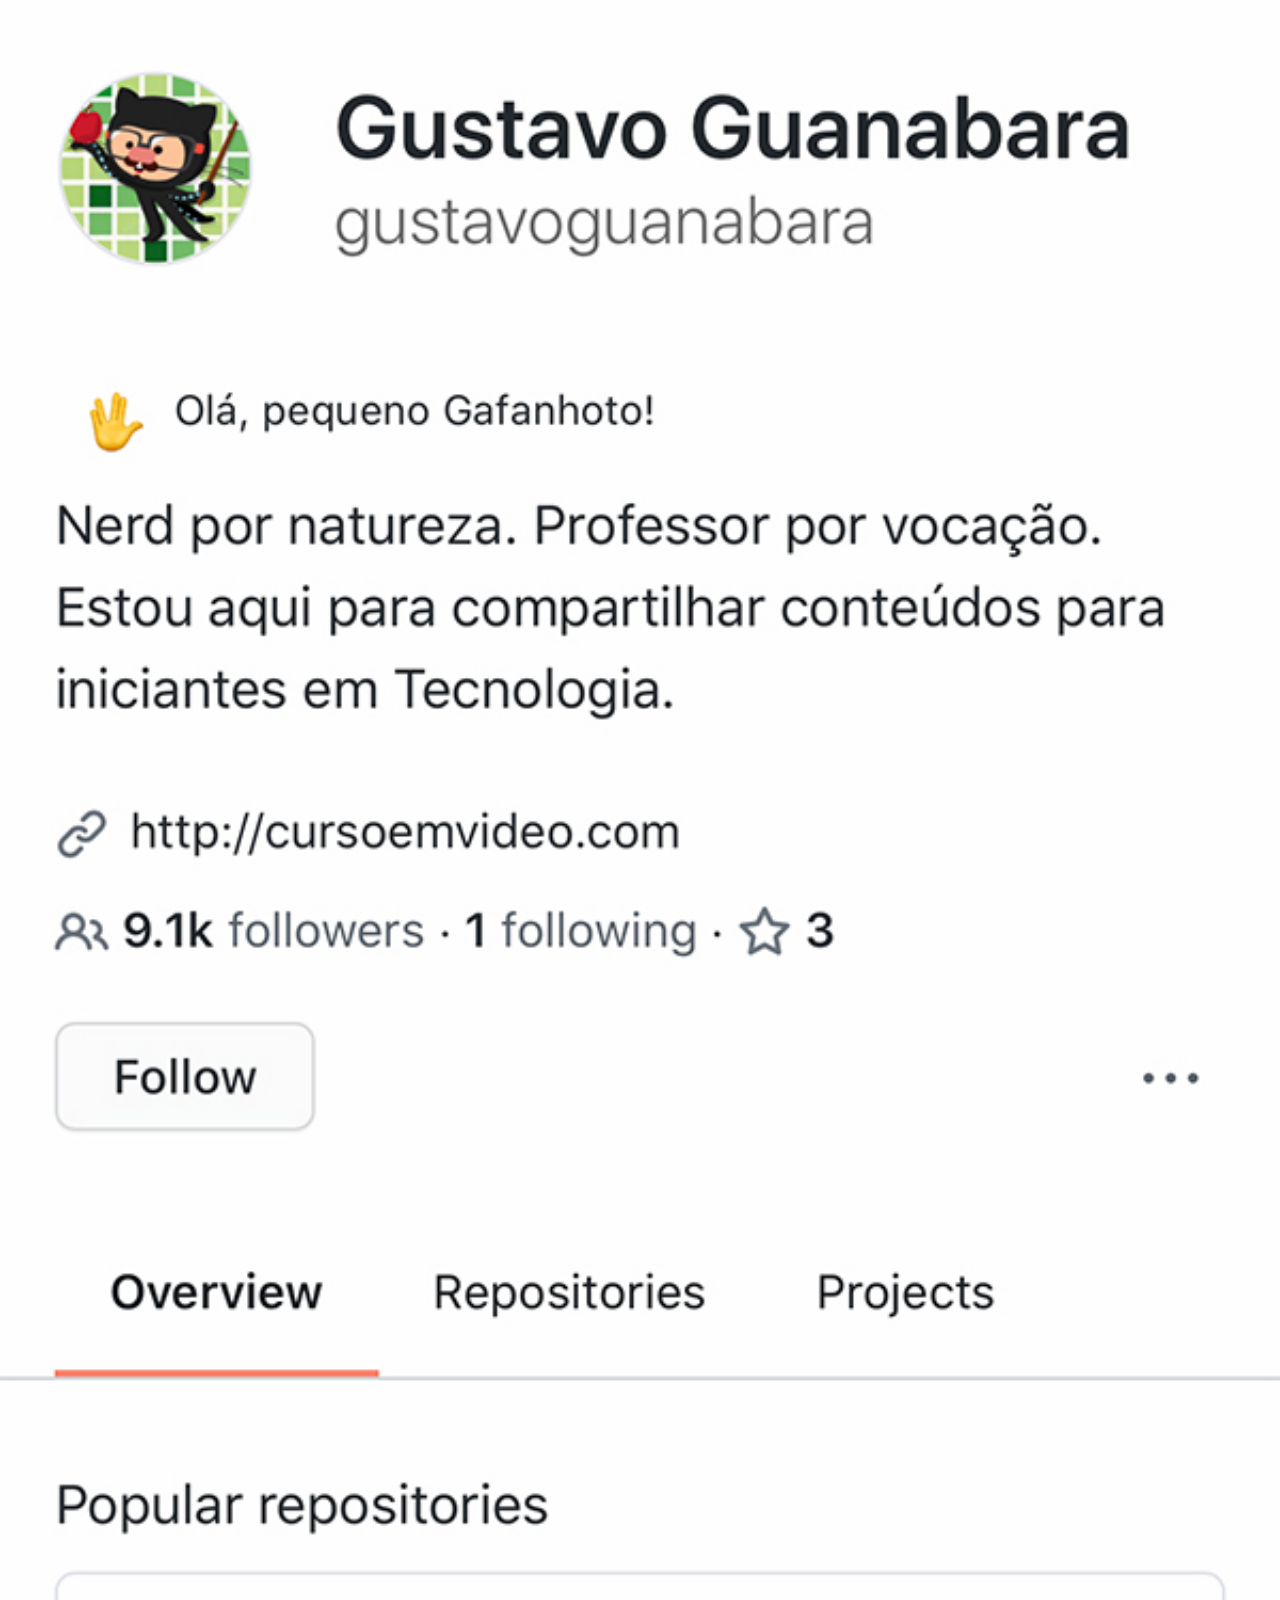
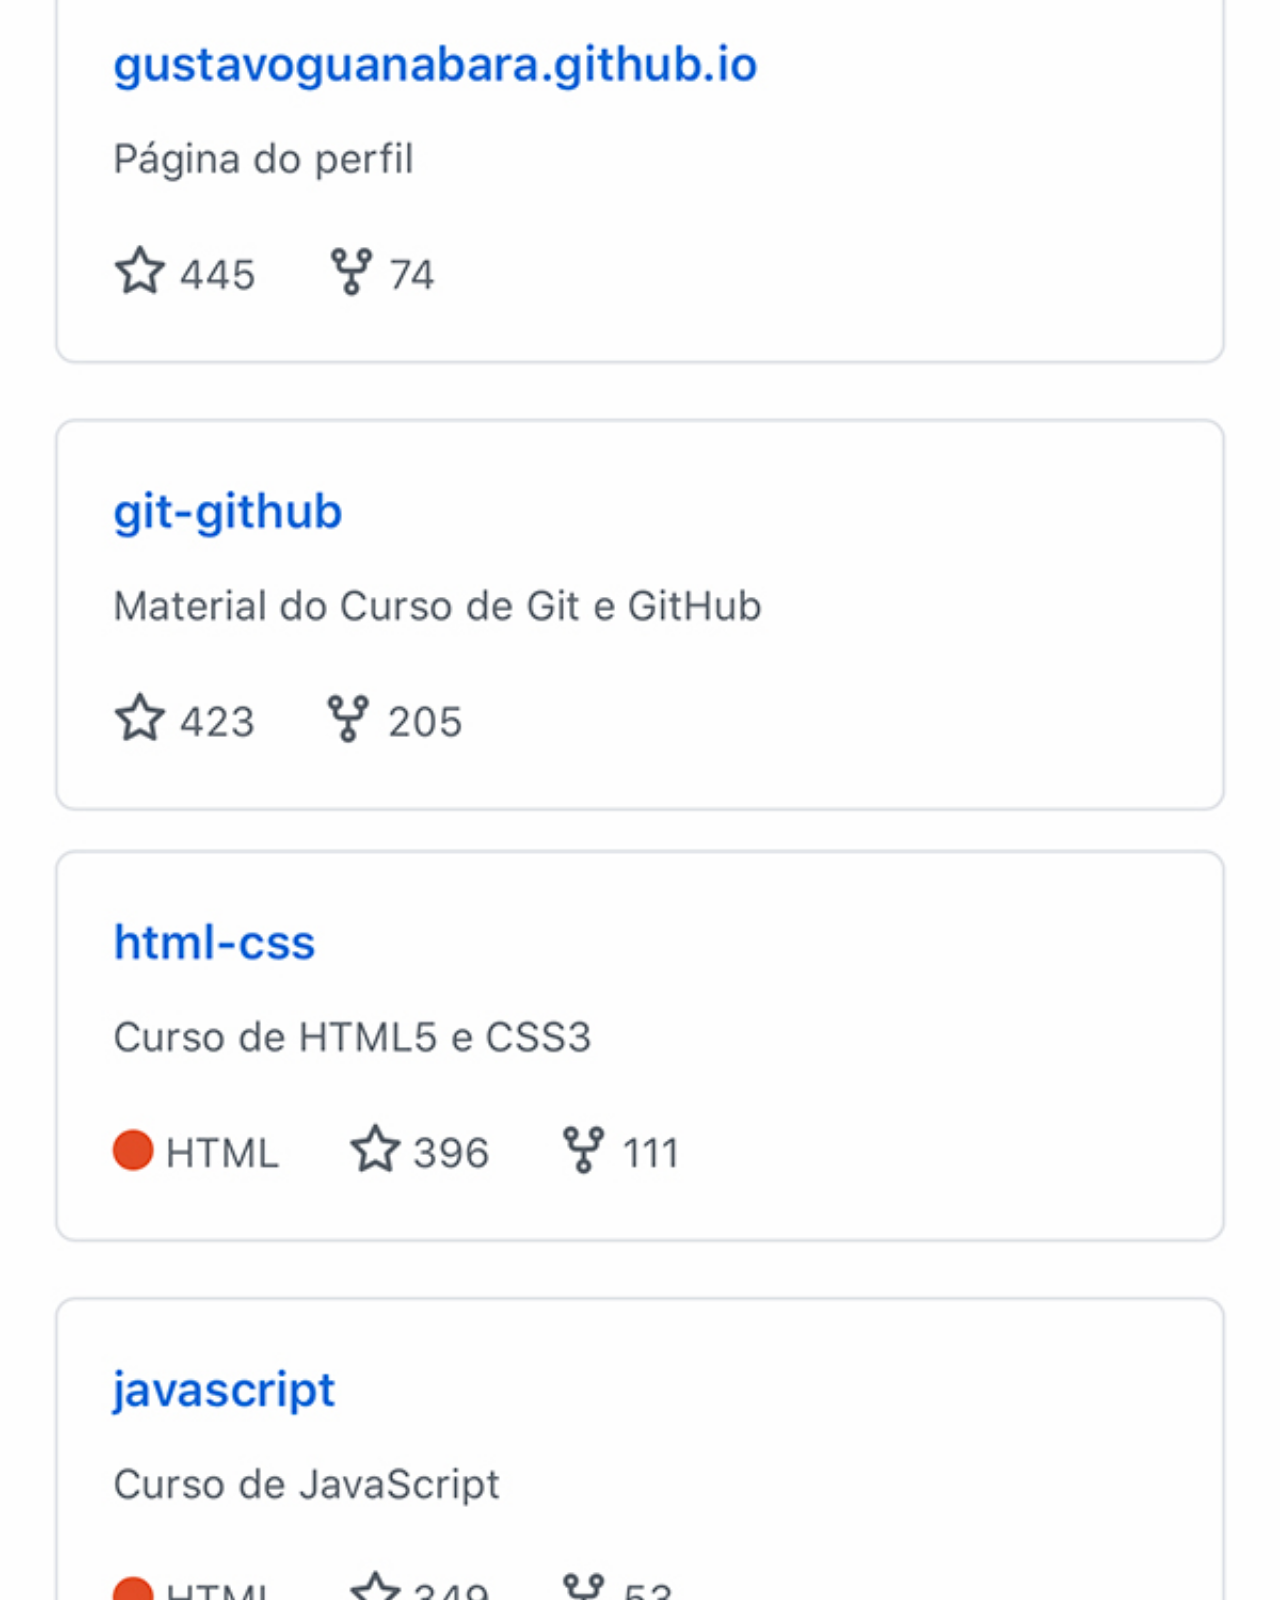
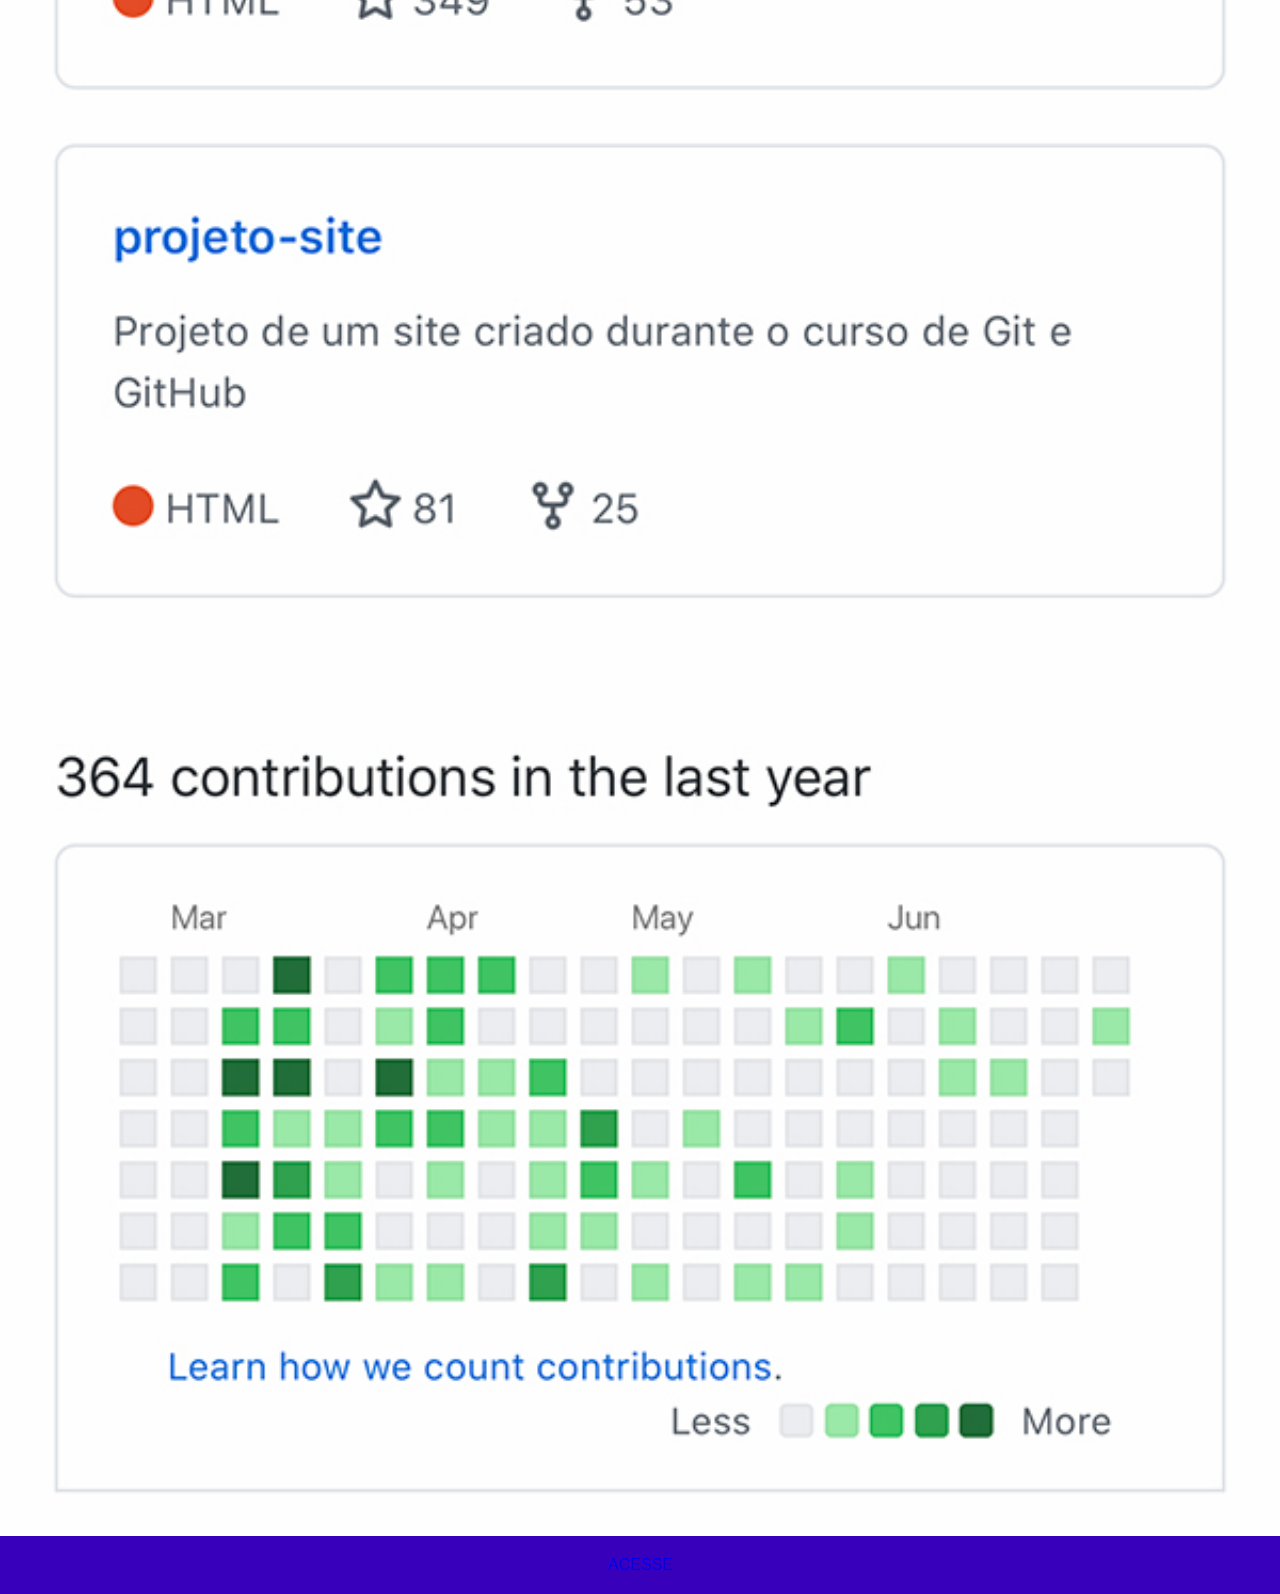
<file: github.html>
<!DOCTYPE html>
<html lang="ptt-br">
<head>
    <meta charset="UTF-8">
    <meta name="viewport" content="width=device-width, initial-scale=1.0">
    <title>Github</title>
    <link rel="stylesheet" href="estilo/social.css">
</head>
<body>
    <img src="imagens/tela-github.jpg"  alt="Github">
    <a href="https://github.com/gustavoguanabara" target="_blank">ACESSE</a>
</body>
</html>
</file>
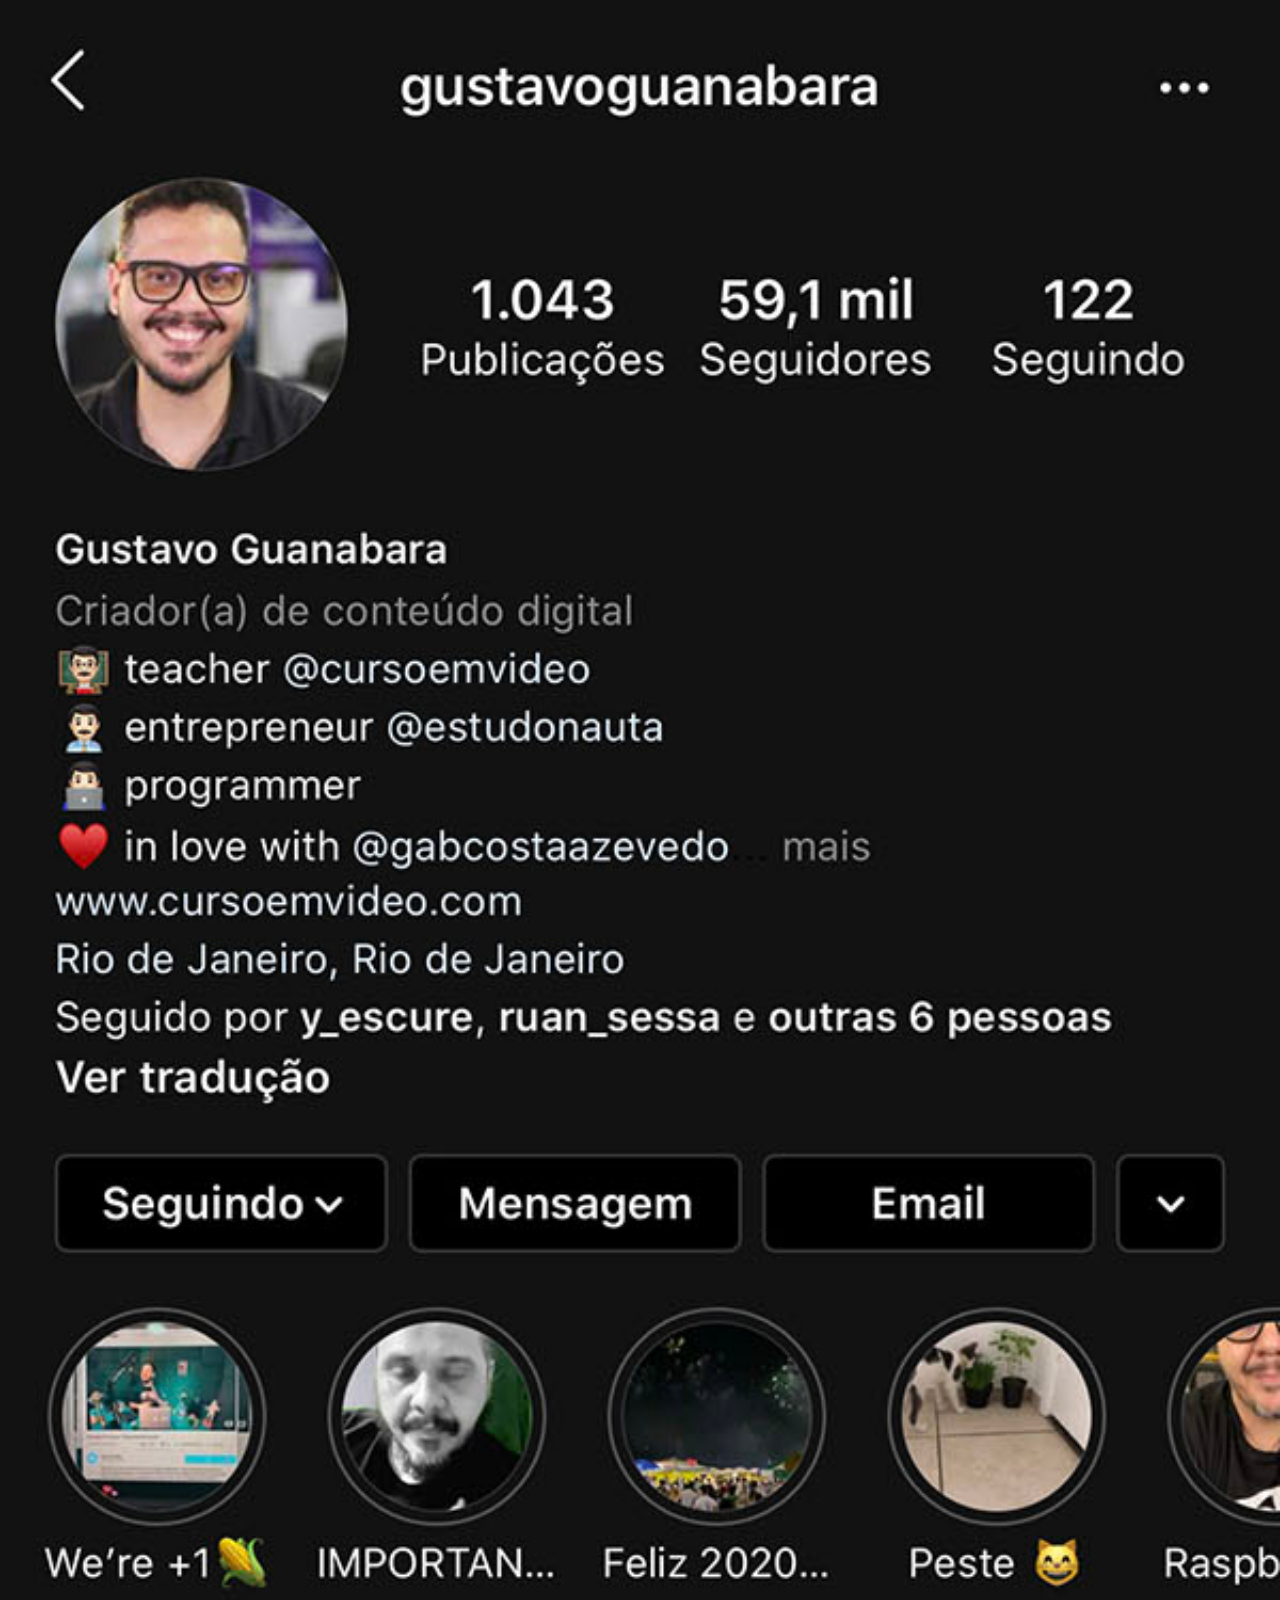
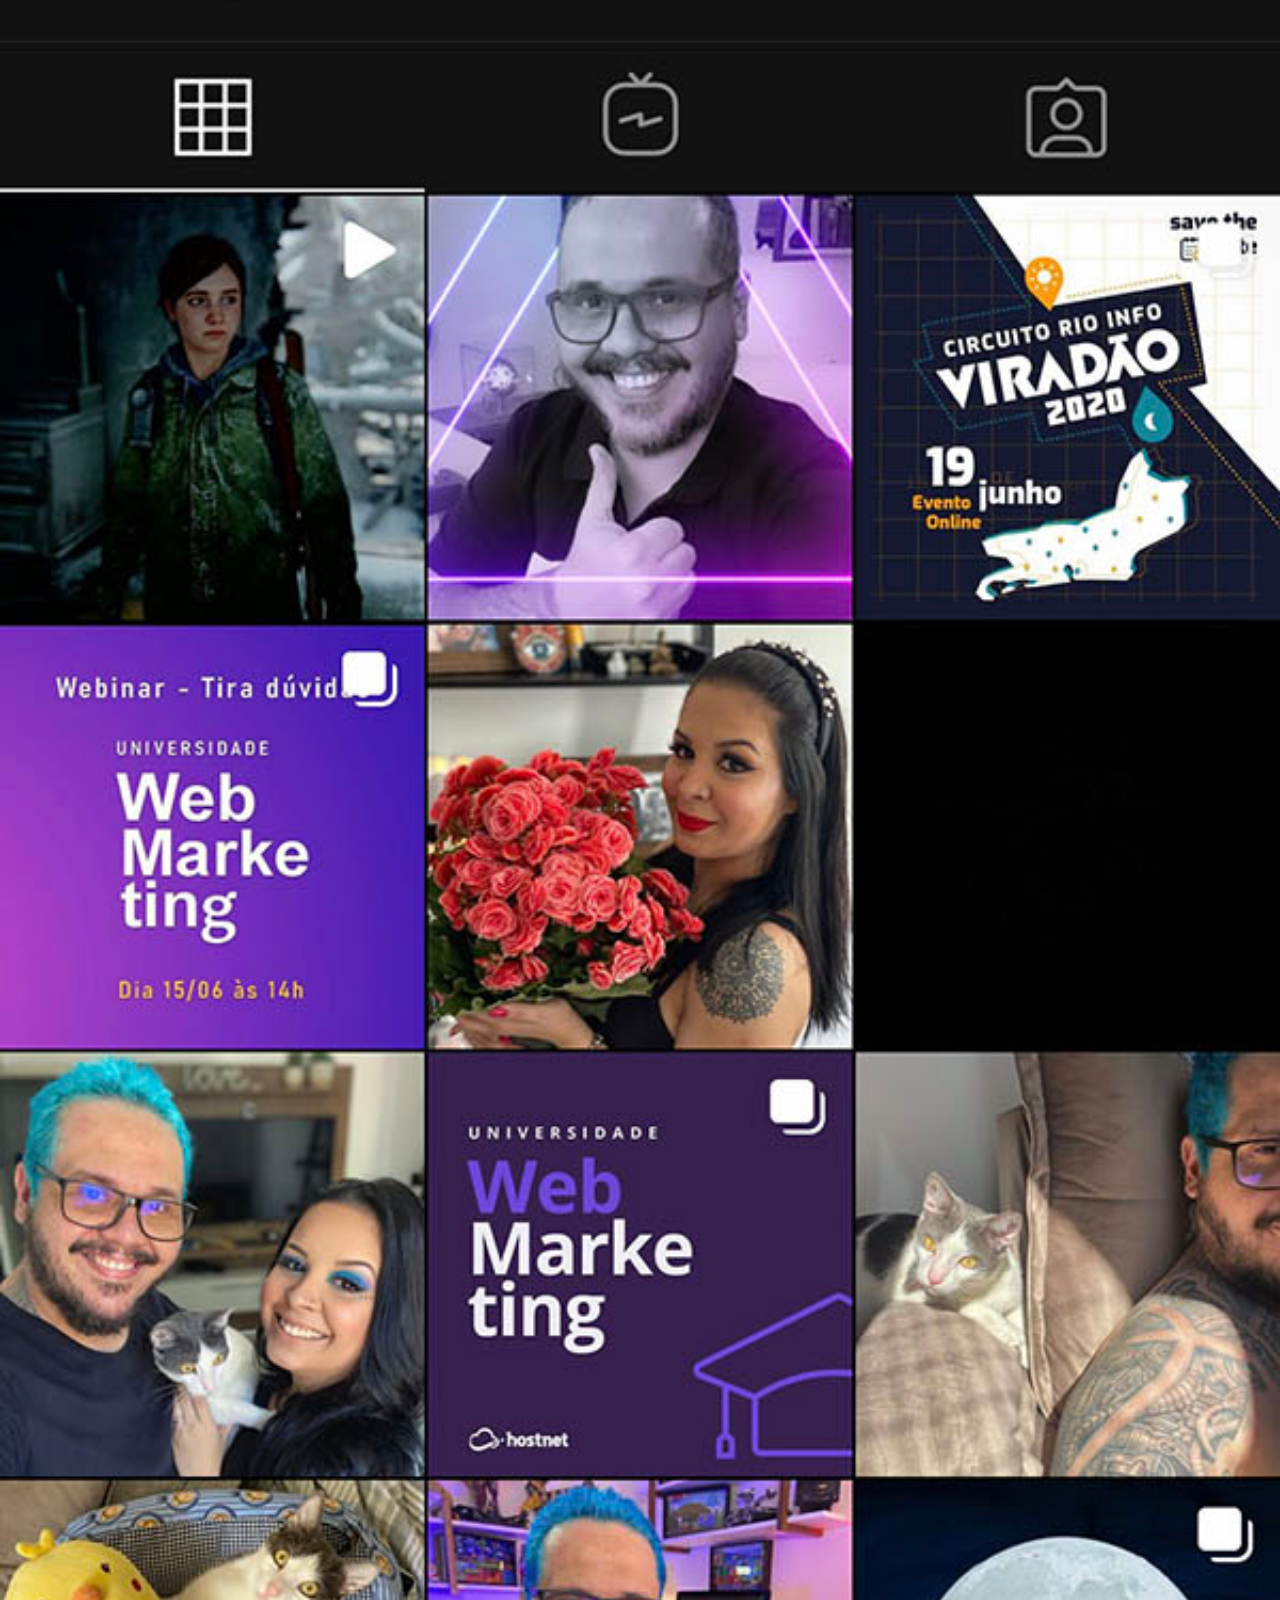
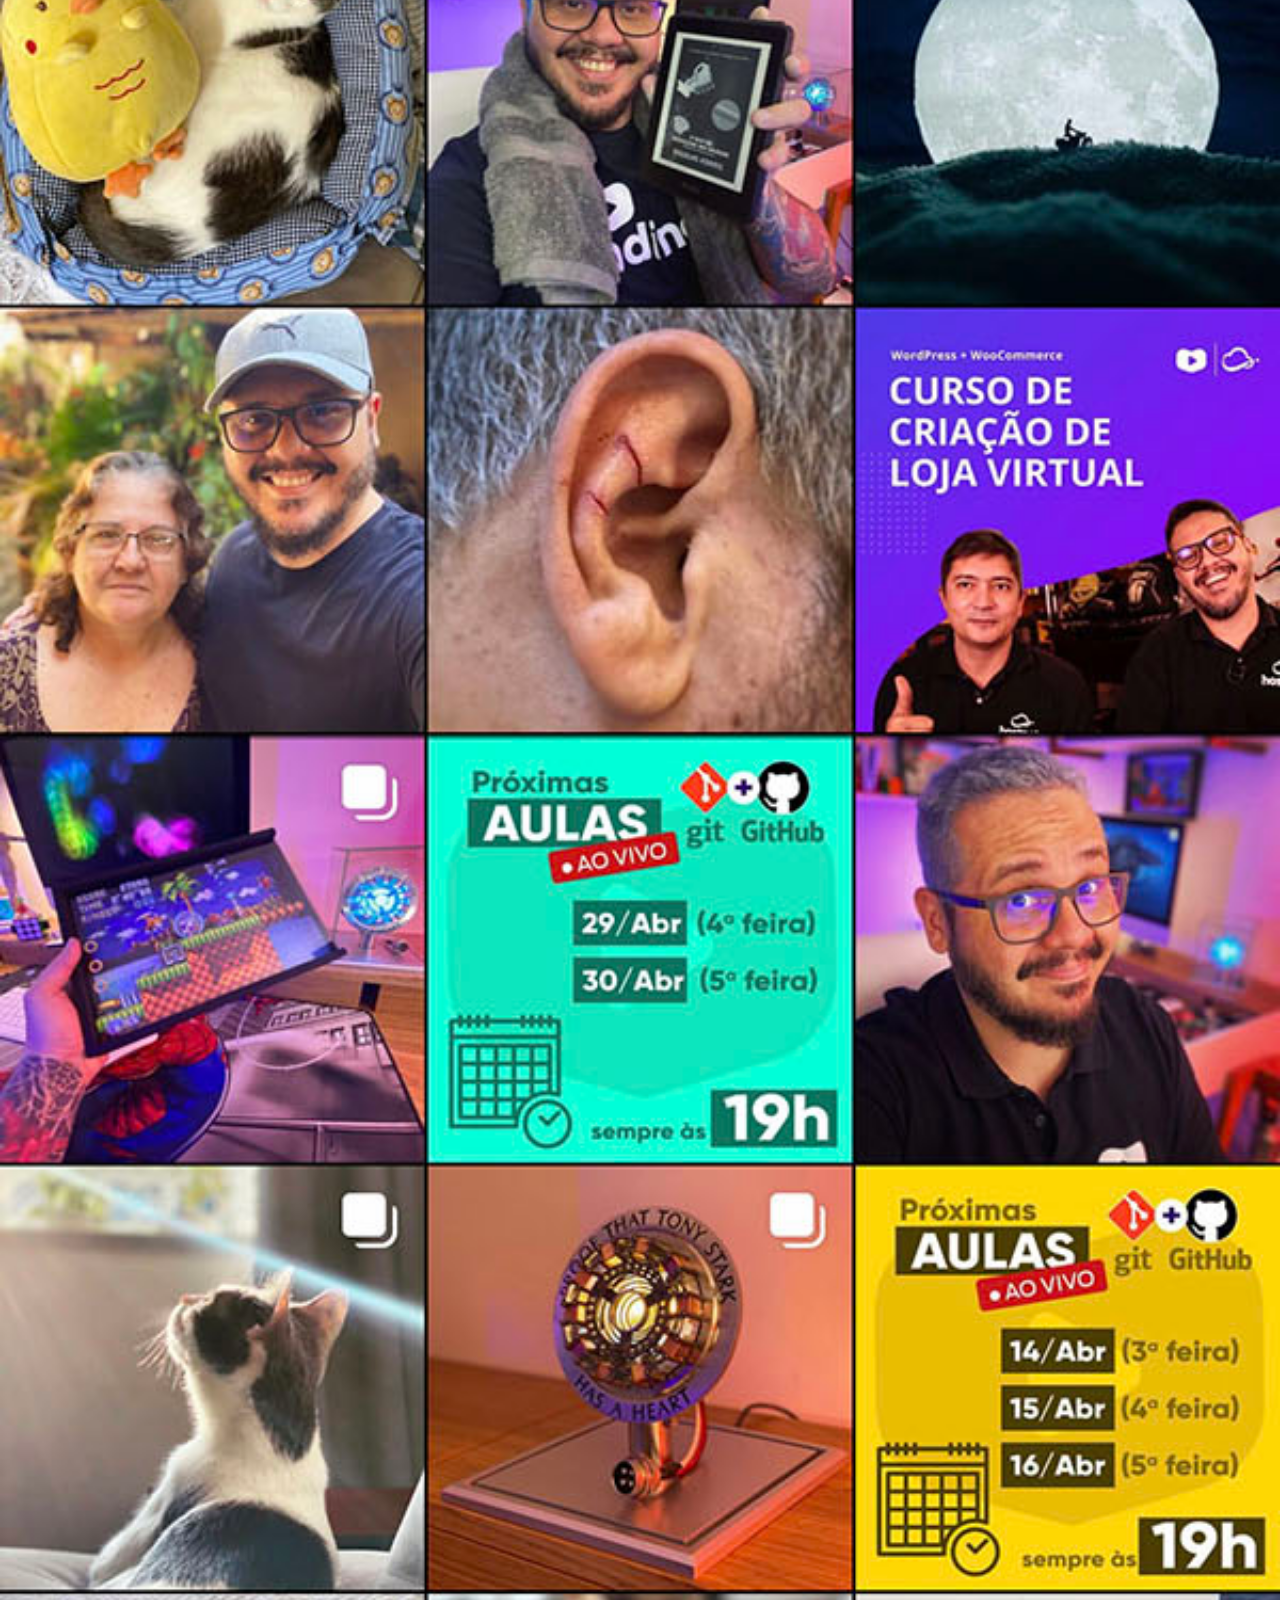
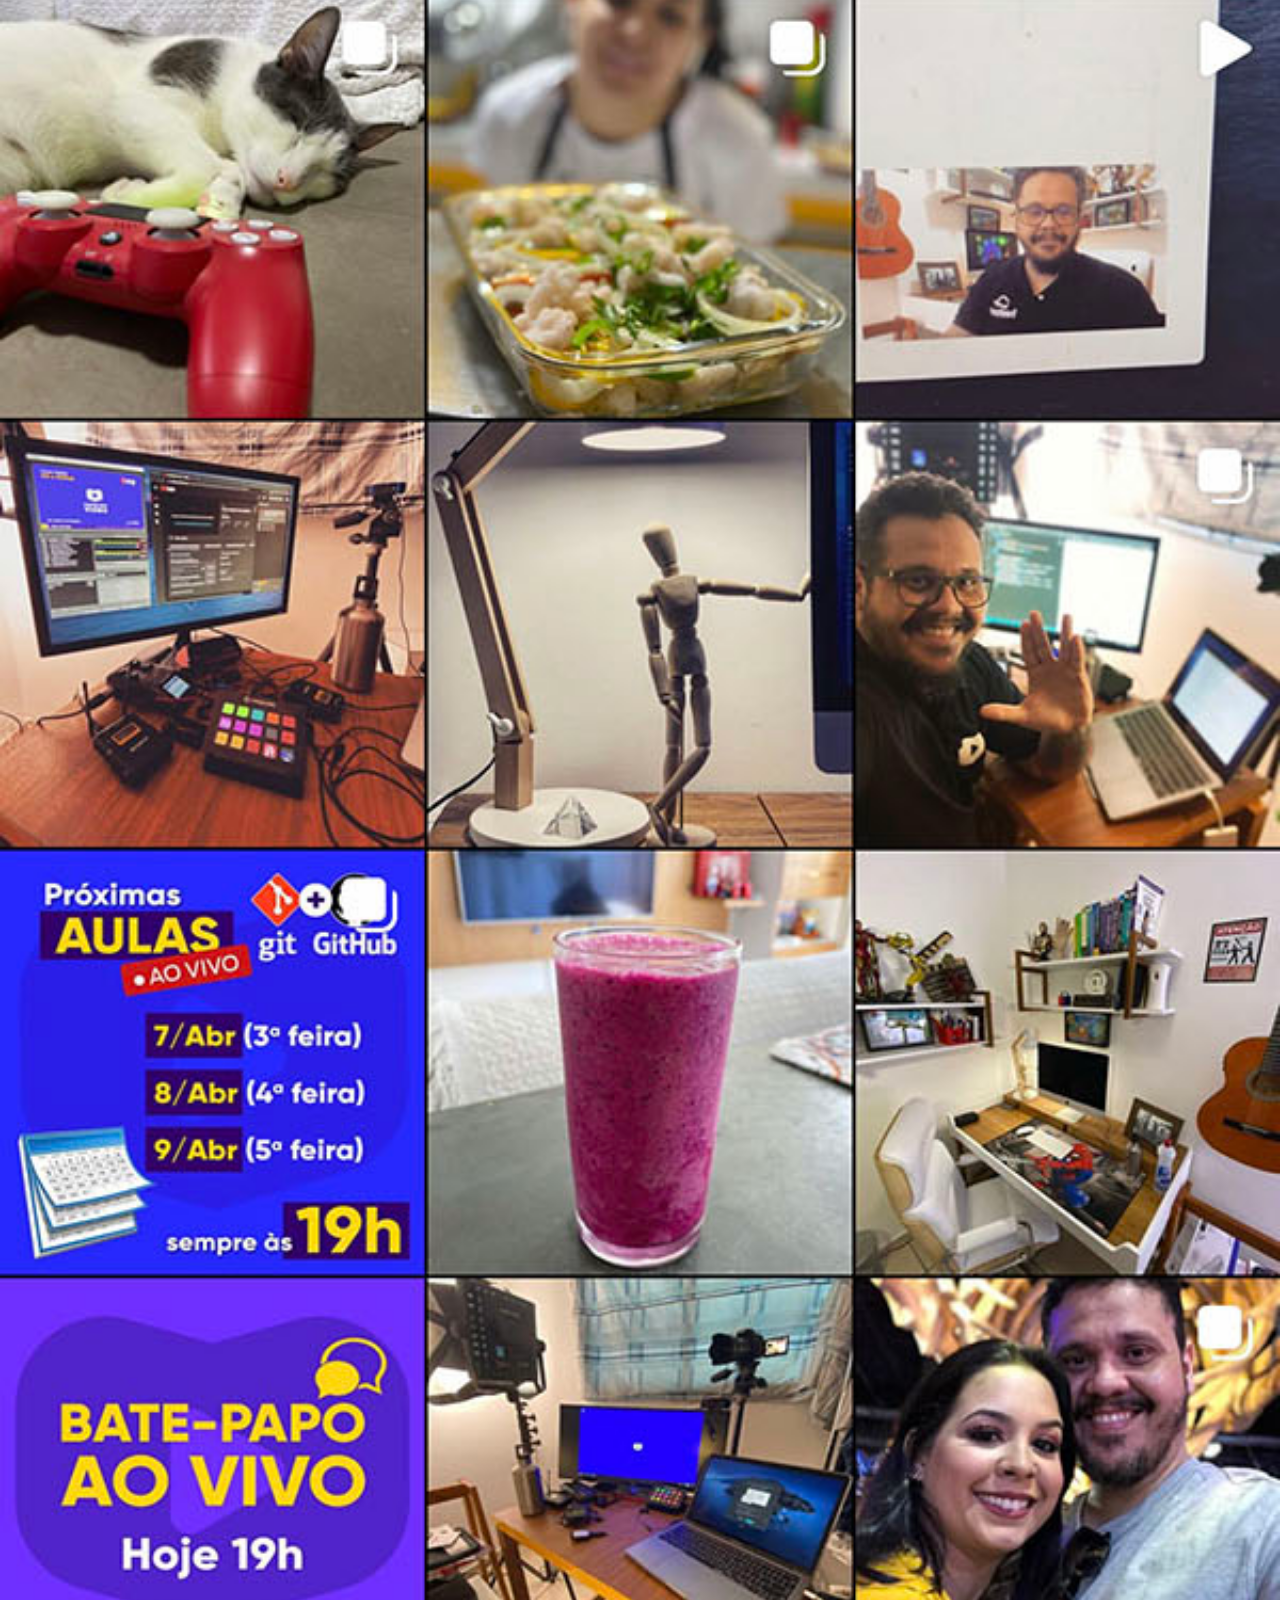
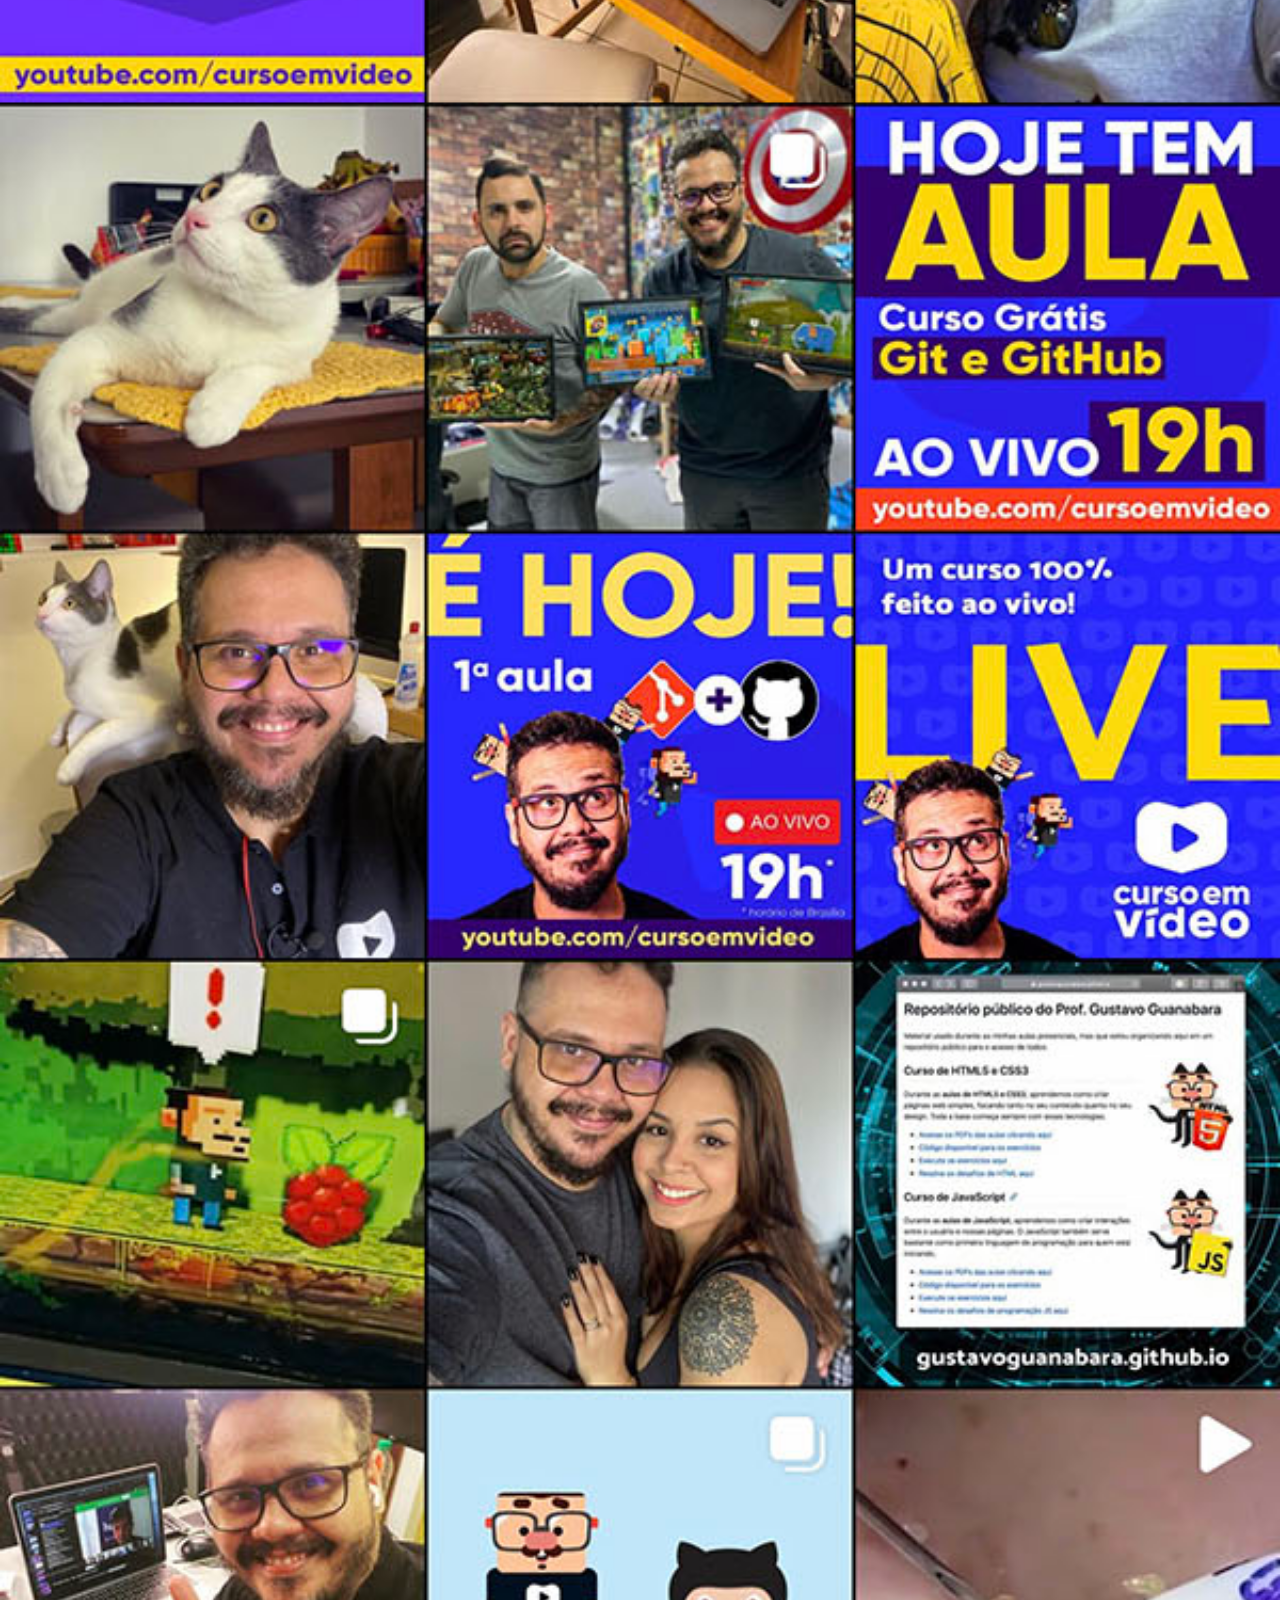
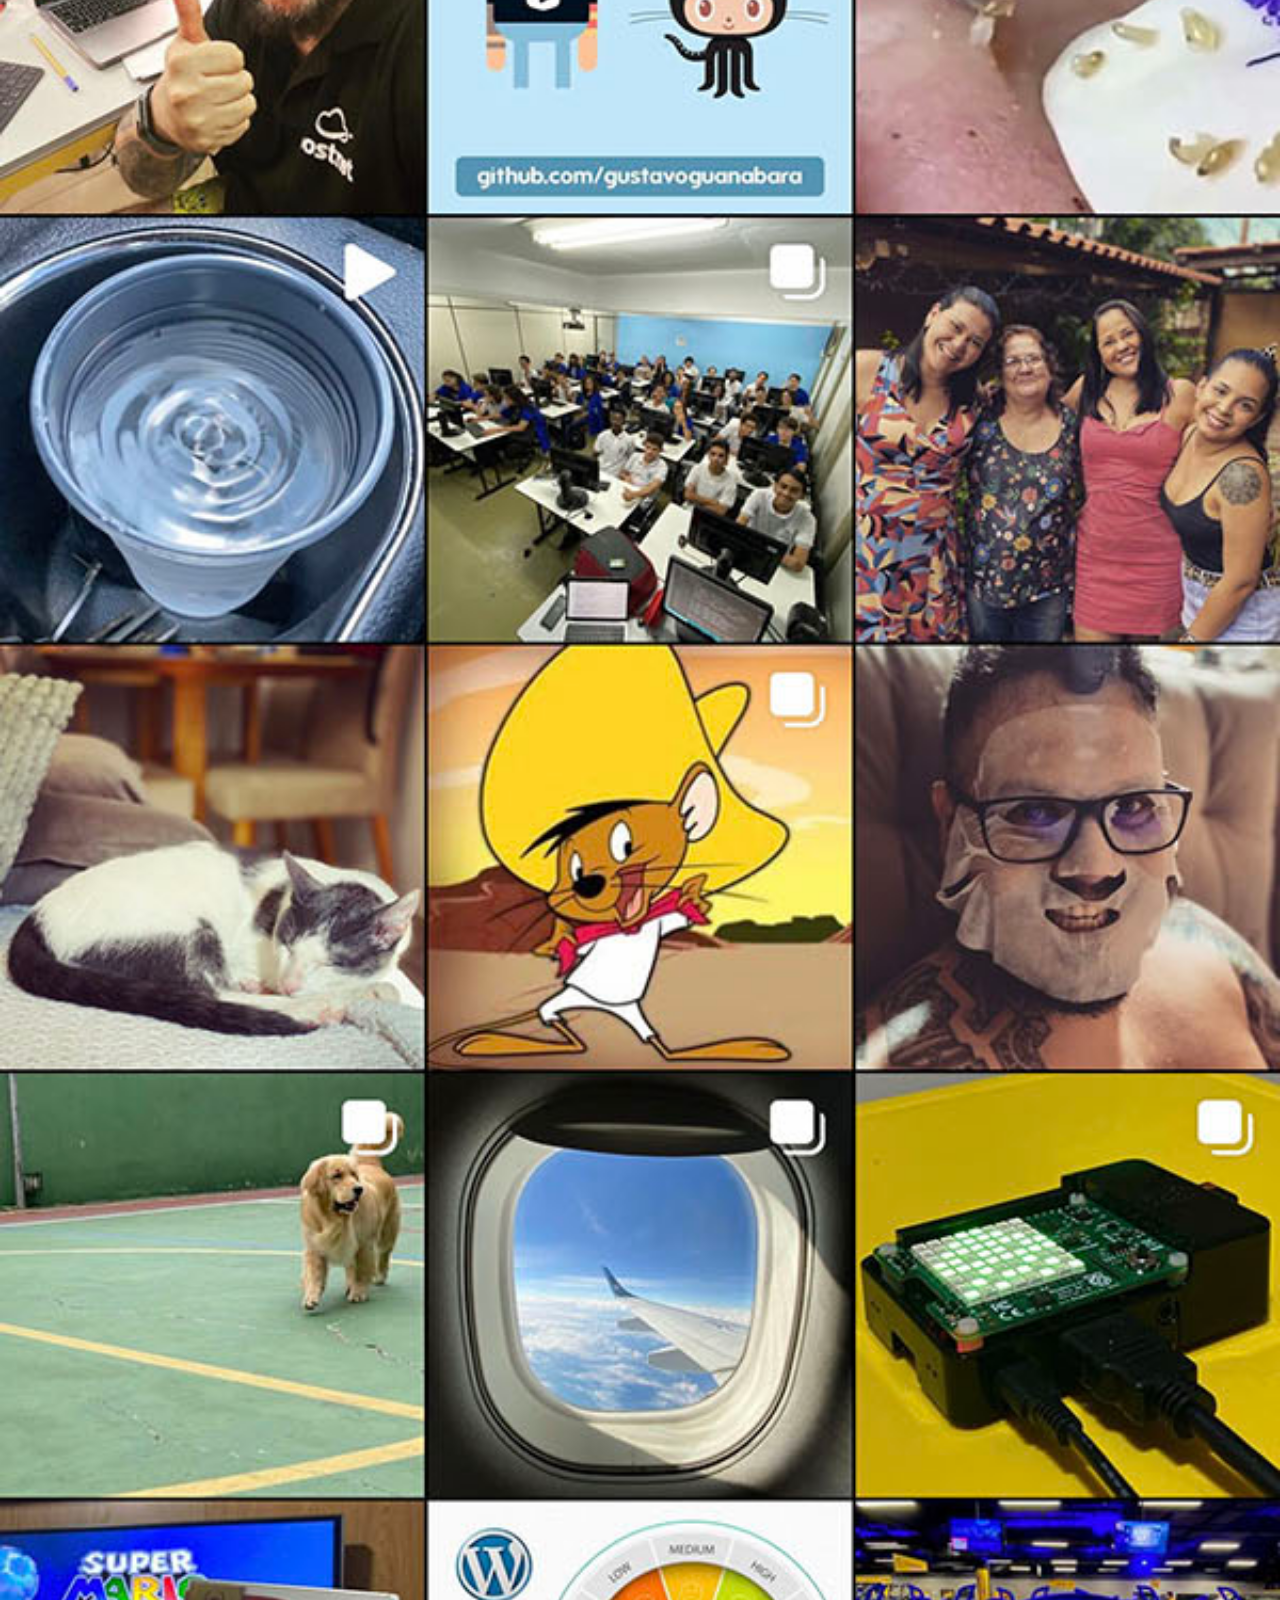
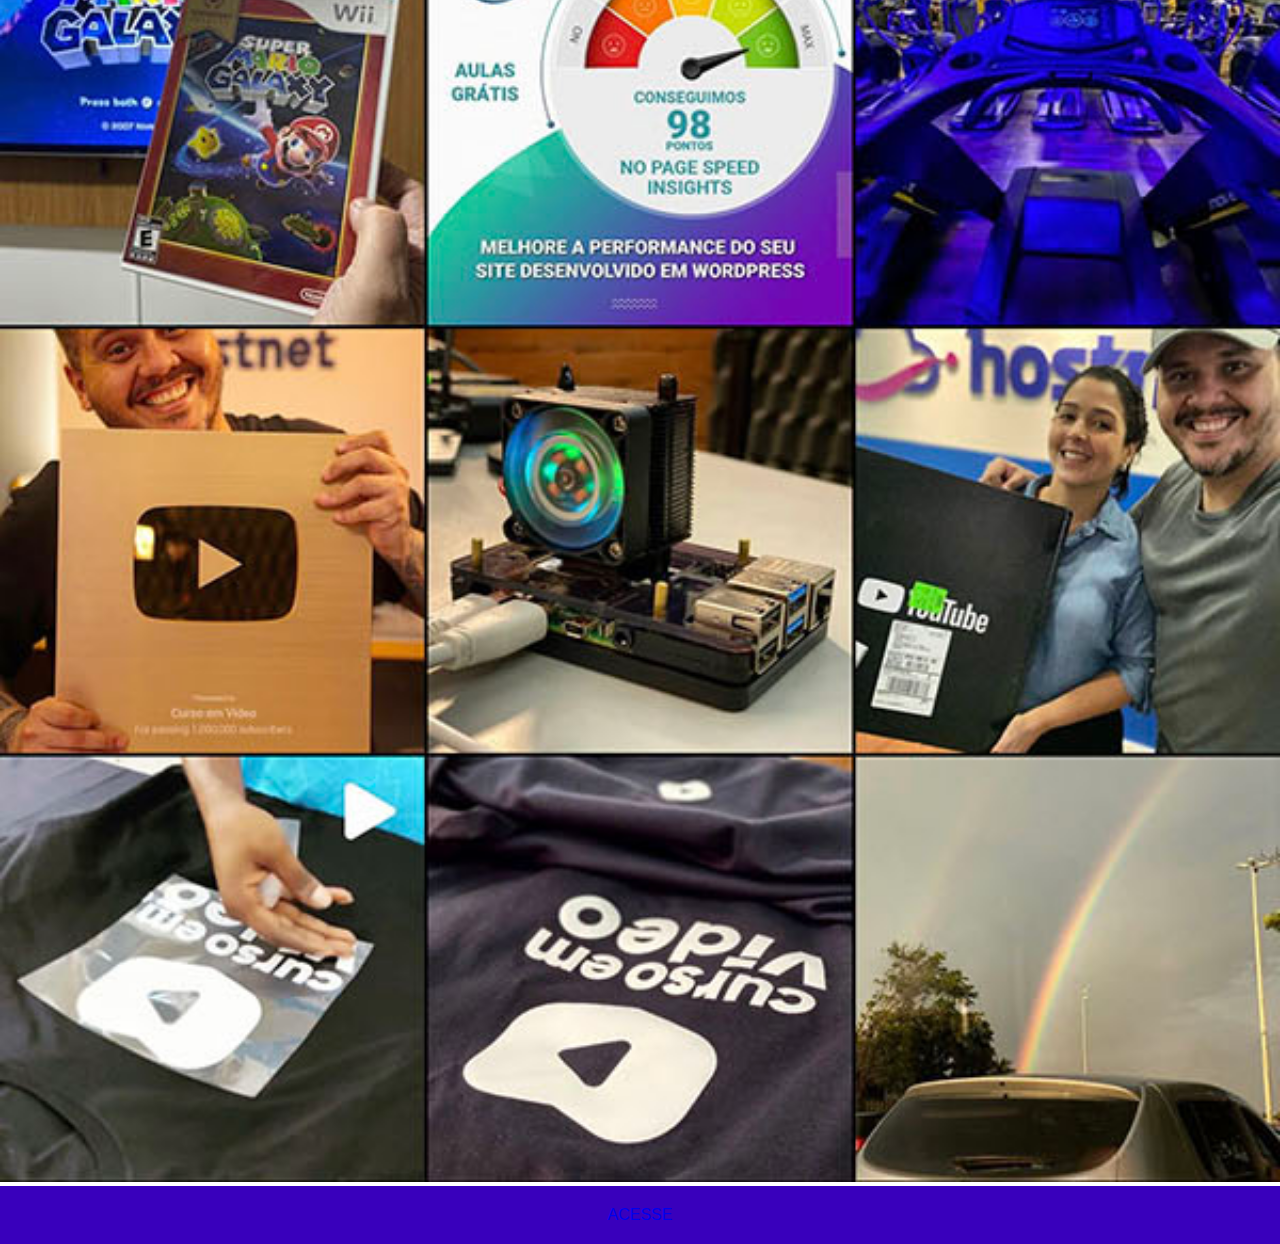
<file: instagram.html>
<!DOCTYPE html>
<html lang="ptt-br">
<head>
    <meta charset="UTF-8">
    <meta name="viewport" content="width=device-width, initial-scale=1.0">
    <title>Instagram</title>
    <link rel="stylesheet" href="estilo/social.css">
</head>
<body>
    <img src="imagens/tela-instagram.jpg"  alt="Instagram">
    <a href="https://www.instagram.com/gustavoguanabara/" target="_blank">ACESSE</a>
</body>
</html>
</file>
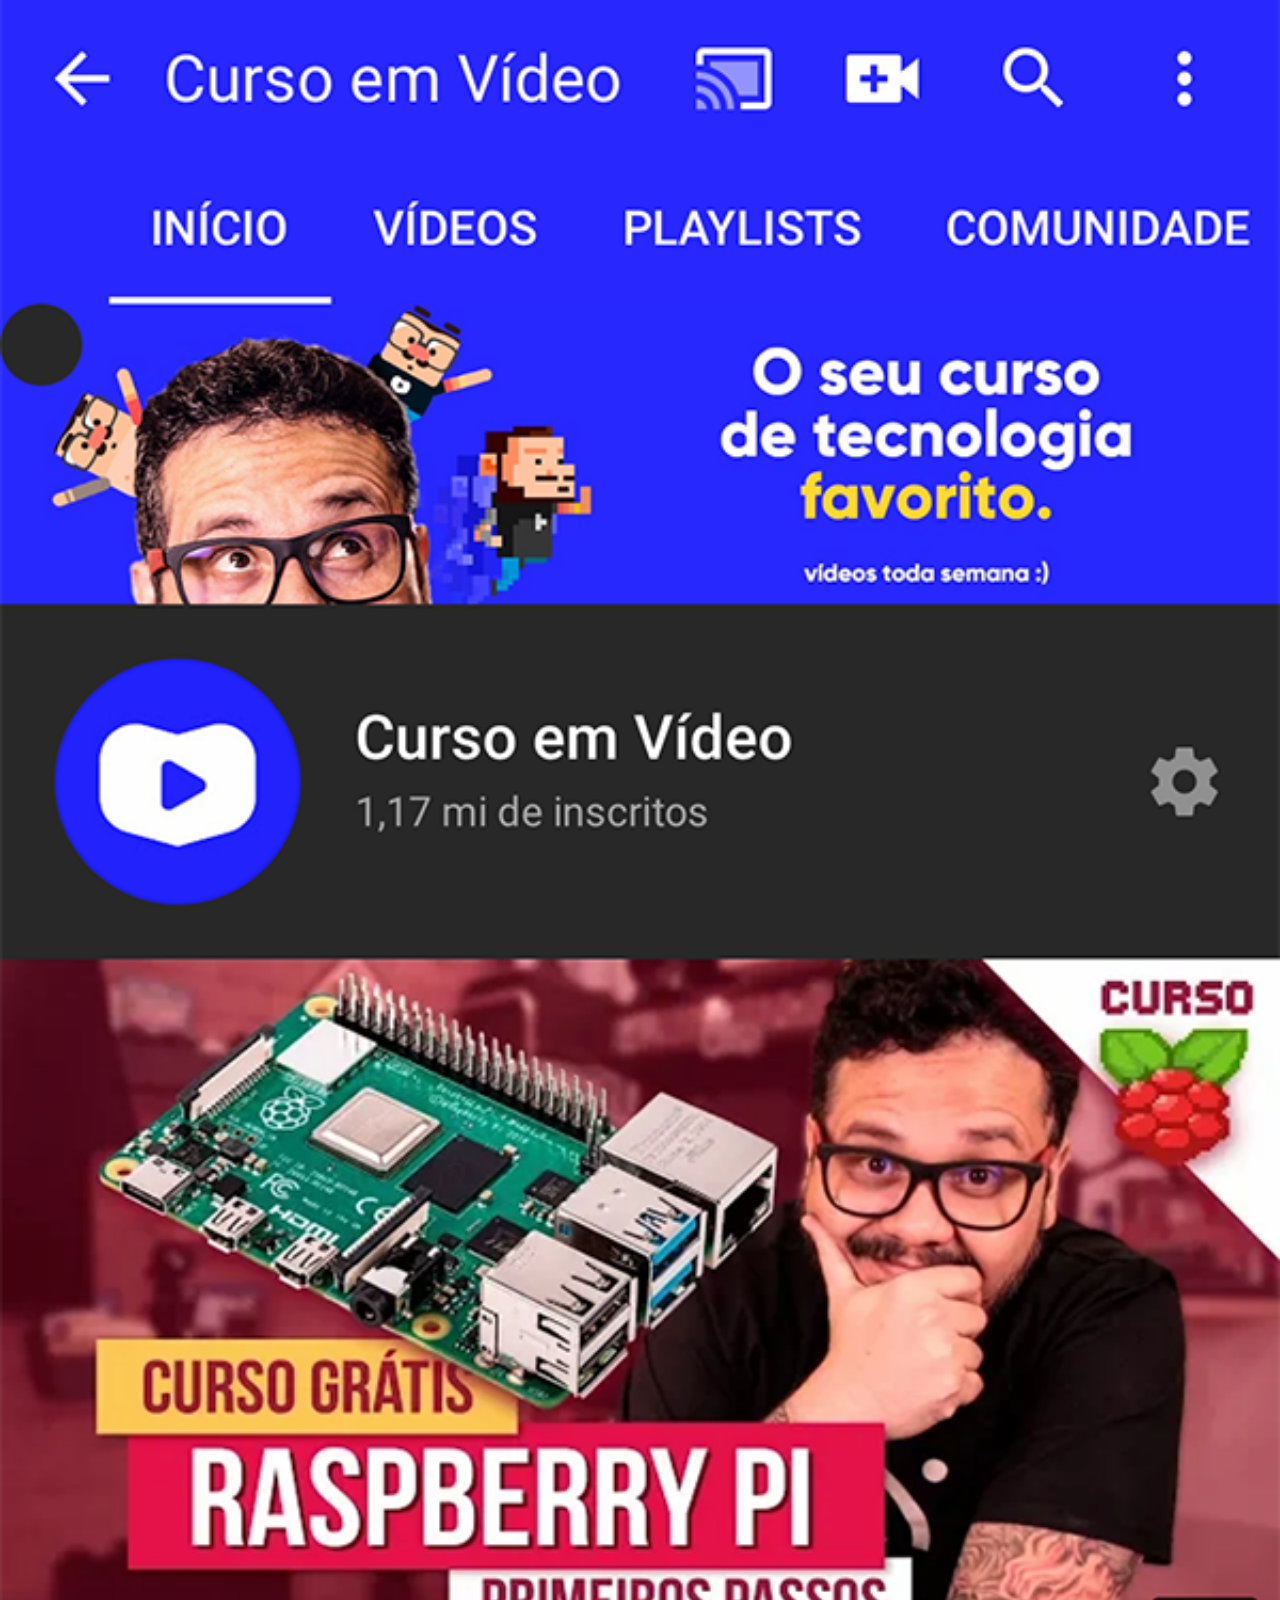
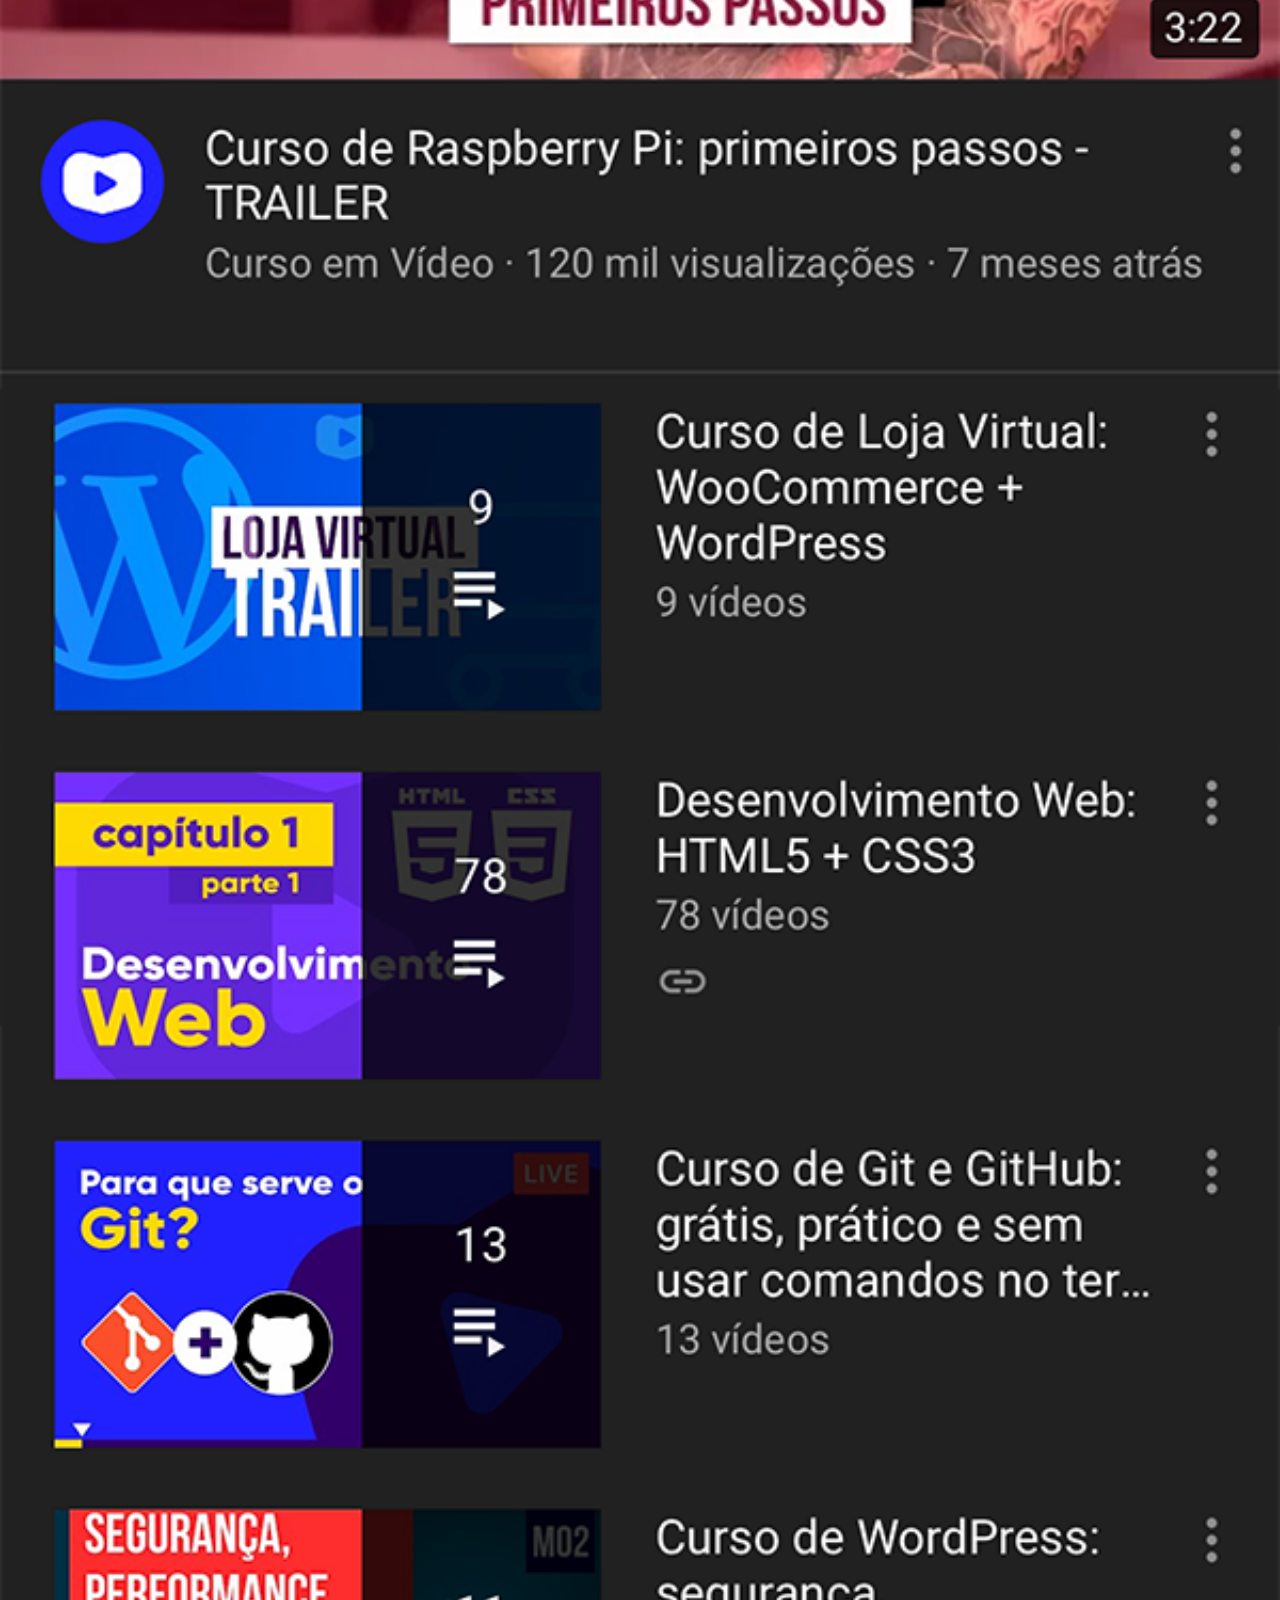
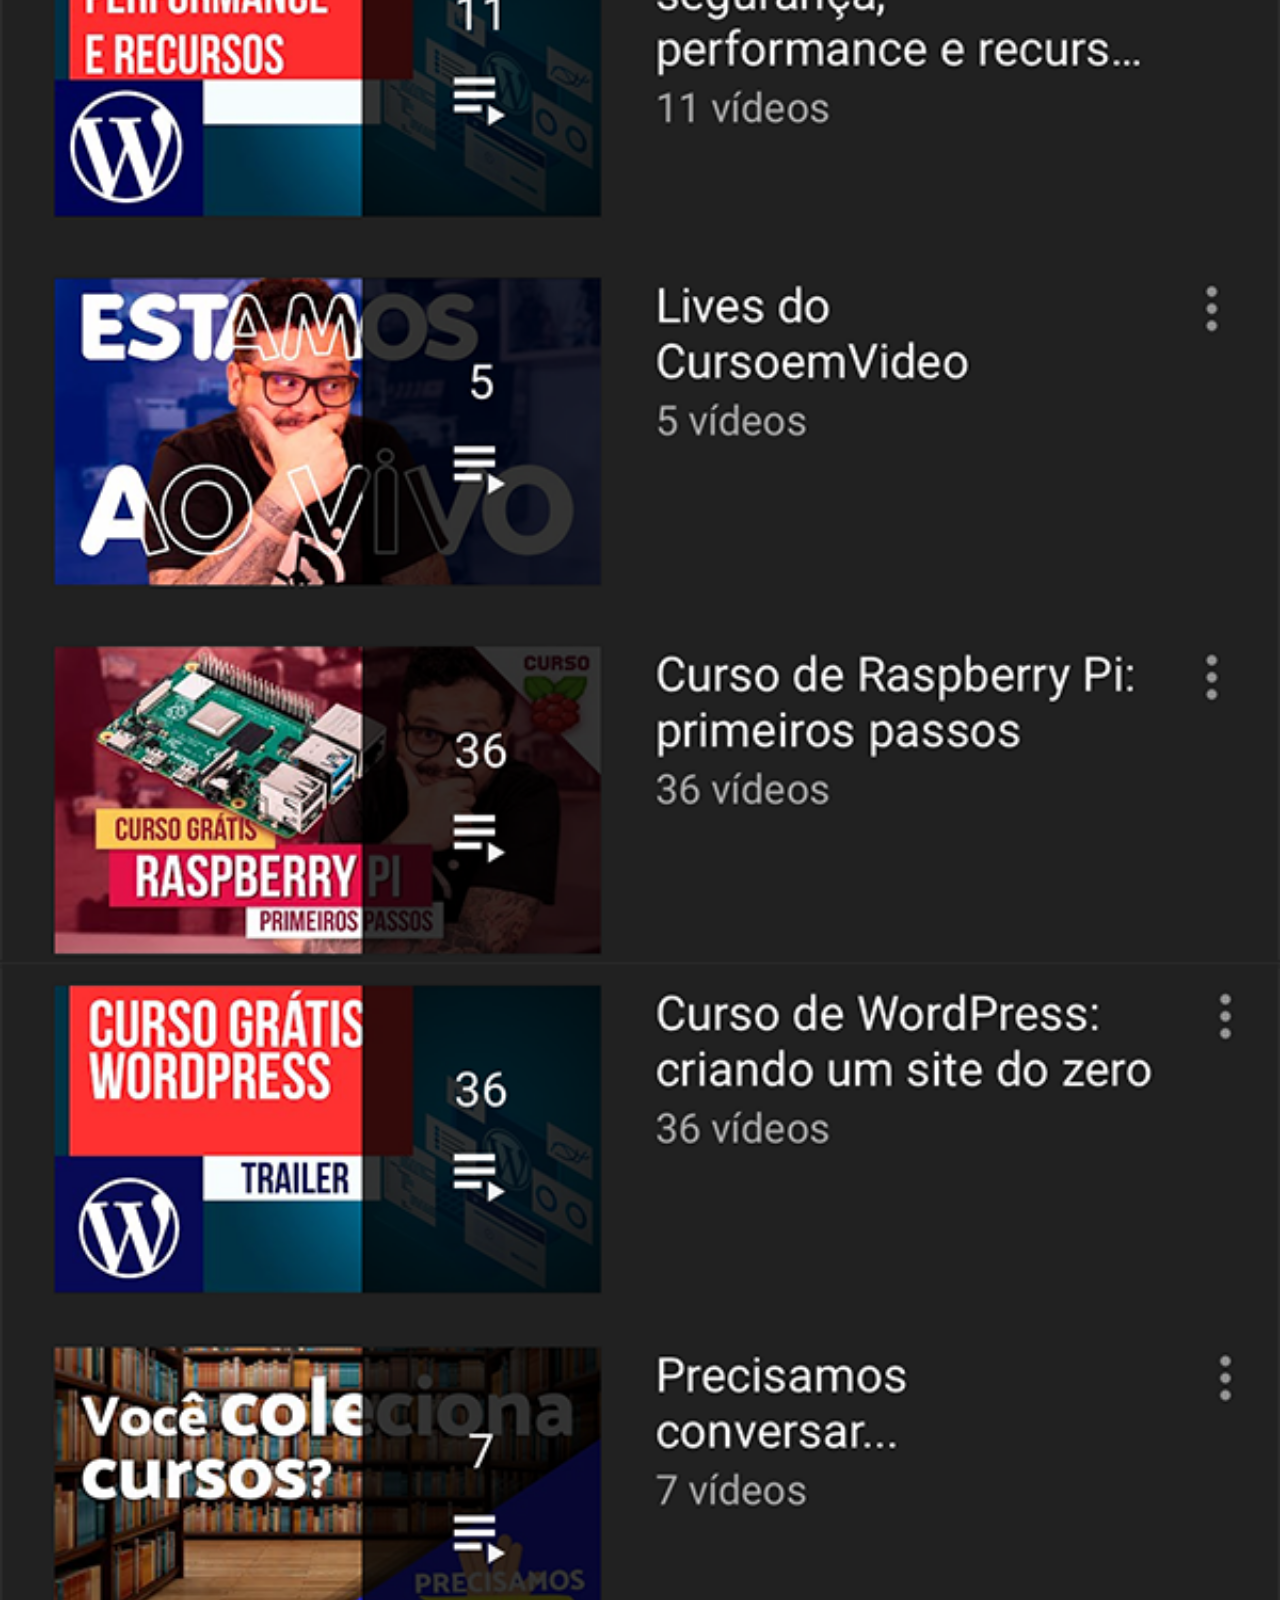
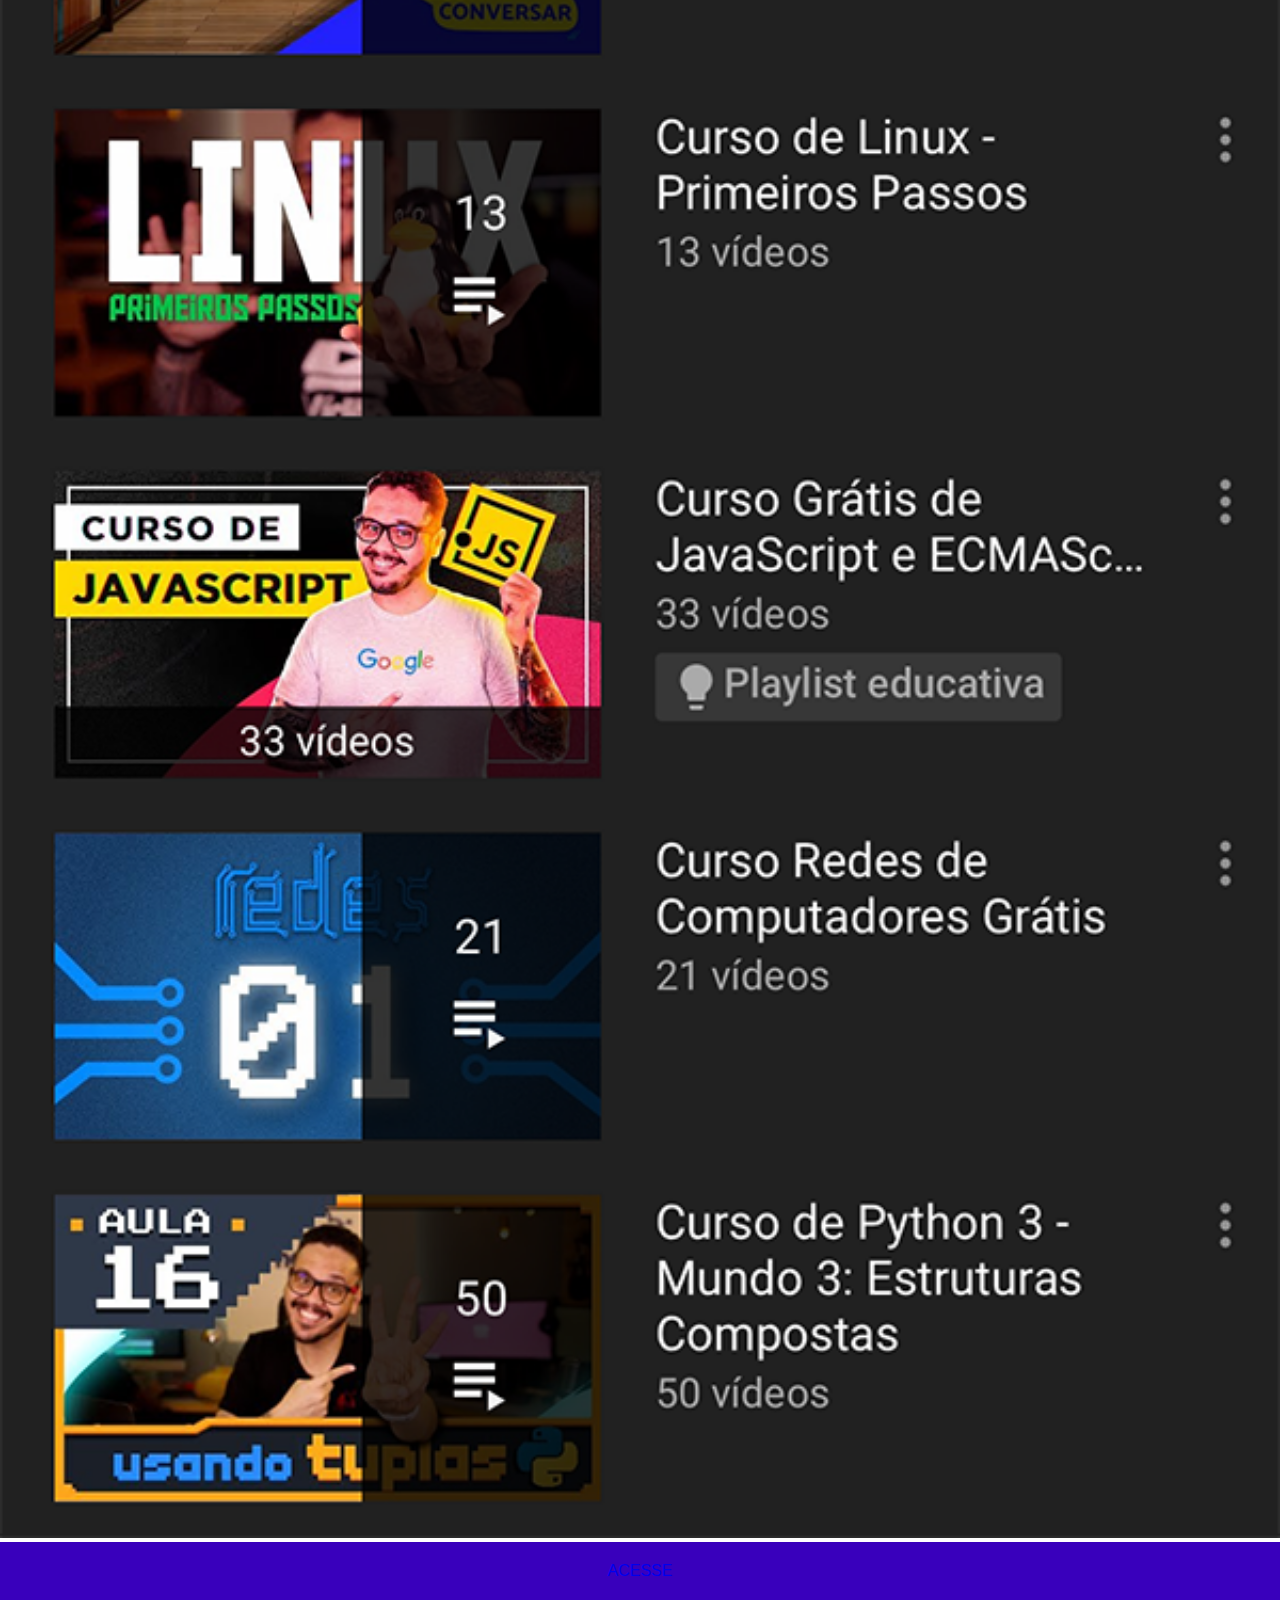
<file: youtube.html>
<!DOCTYPE html>
<html lang="ptt-br">
<head>
    <meta charset="UTF-8">
    <meta name="viewport" content="width=device-width, initial-scale=1.0">
    <title>youtube</title>
    <link rel="stylesheet" href="estilo/social.css">
</head>
<body>
    <img src="imagens/tela-youtube.png"  alt="YouTube">
    <a href="https://www.youtube.com/c/CursoemV%C3%ADdeo/playlists" target="_blank">ACESSE</a>
</body>
</html>
</file>
<file: estilo/social.css>
*{
    margin: 0px;
    padding: 0px;
    font-family: Arial, Helvetica, sans-serif;
    }

    ::-webkit-scrollbar{
        width: 0px;
        height: 0px;
    }

    img{
     width: 100vw;
     
    }

    a{
    display: block;
    background-color: rgb(57, 0, 188);
    padding: 20px;
    font-family: Arial, Helvetica, sans-serif;
    text-decoration: none;
    text-align: center;
    }

    a:hover{
        background-color:rgb(37, 0, 123);
    }
</file>
